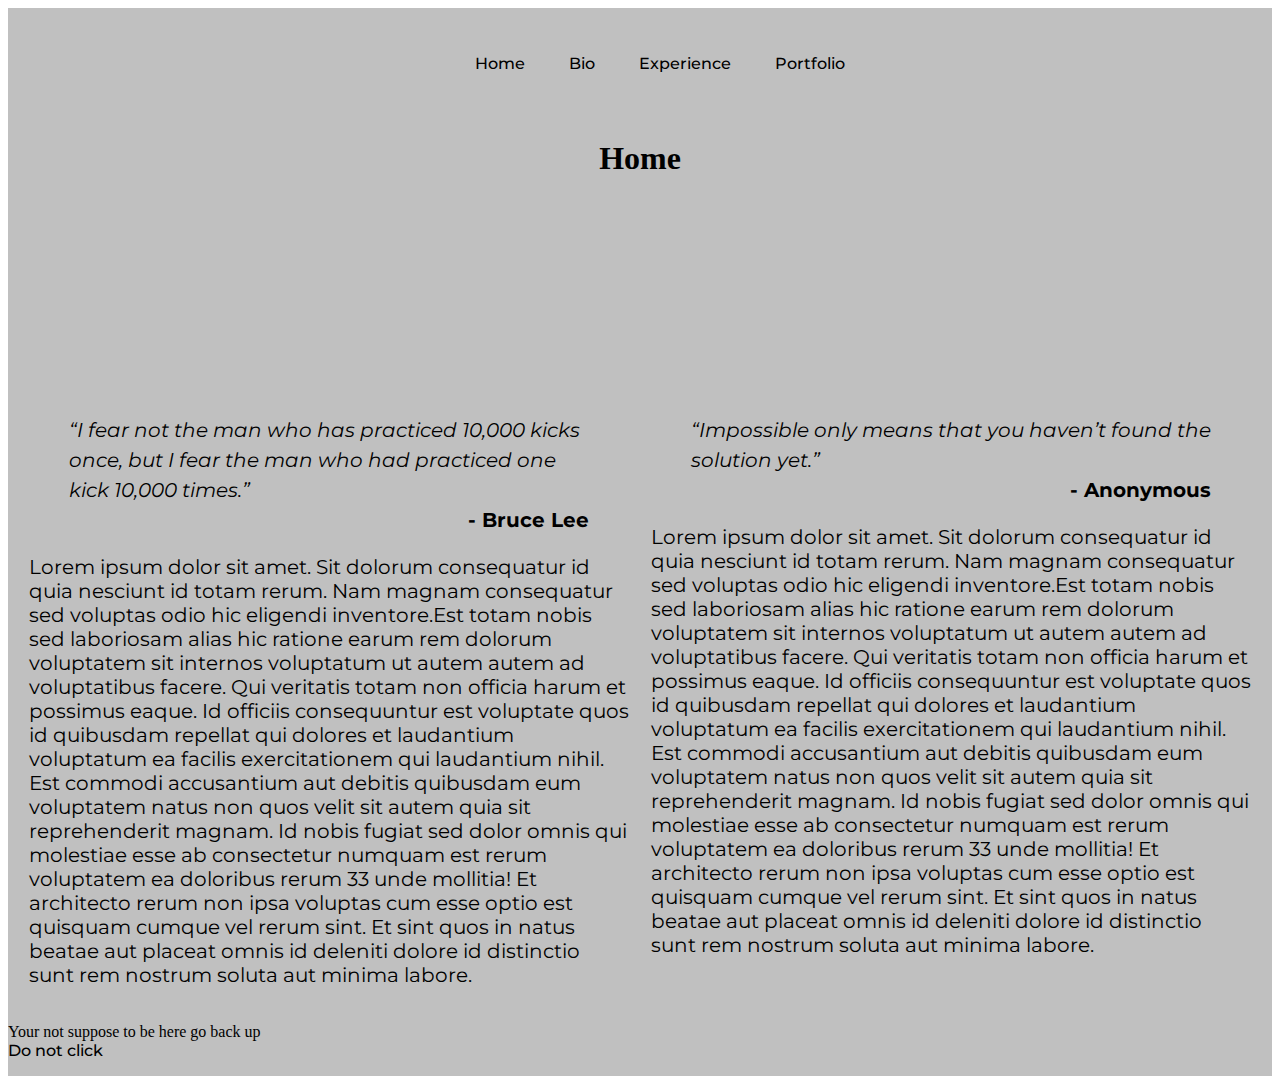
<file: index.html>
<!DOCTYPE html>
<html lang="en">
<head>
    <meta charset="UTF-8">
    <meta http-equiv="X-UA-Compatible" content="IE=edge">
    <meta name="viewport" content="width=device-width, initial-scale=1.0">
    <link rel="stylesheet" href="index.css">
    <title>My Profile</title>
</head>
<body>
    
    <div class="parallax">
        <header>
            <nav>
                <ul class="nav__links">
                    <li>
                        <a href="index.html">Home</a>
                    </li>
                    <li>
                        <a href="Bio.html">Bio</a>
                    </li>
                    <li>
                        <a href="Experience.html">Experience</a>
                    </li>
                    <li>
                        <a href="Portfolio.html">Portfolio</a>
                    </li>
                </ul>
            </nav>
        </header>

        <div class="title">
            <h1>Home</h1>
        </div>
        
       <div class="grid">
           <div>
               <blockquote class="blockquote--bordered">
                   <p class="blockquote__text">
                   “I fear not the man who has practiced 10,000 kicks once, but I fear the man who had practiced one kick 10,000 times.”
                   </p>
       
                   <p class="blockquote__text blockquote--credit">- Bruce Lee</p>
               </blockquote>

               <p class="example">
                Lorem ipsum dolor sit amet. Sit dolorum consequatur id quia nesciunt id totam rerum. Nam magnam consequatur sed voluptas odio hic eligendi inventore.Est totam nobis sed laboriosam alias hic ratione earum rem dolorum voluptatem sit internos voluptatum ut autem autem ad voluptatibus facere. Qui veritatis totam non officia harum et possimus eaque. Id officiis consequuntur est voluptate quos id quibusdam repellat qui  dolores et laudantium voluptatum ea facilis exercitationem qui laudantium nihil. 
                </br> Est commodi accusantium aut debitis quibusdam eum voluptatem natus non quos velit sit autem quia sit reprehenderit magnam. Id nobis fugiat sed dolor omnis qui molestiae esse ab consectetur numquam est rerum voluptatem ea doloribus rerum 33 unde mollitia! Et architecto rerum non ipsa voluptas cum esse optio est quisquam cumque vel rerum sint. Et sint quos in natus beatae aut placeat omnis id deleniti dolore id distinctio sunt rem nostrum soluta aut minima labore.</p>
           </div>
           
           <div>
               <blockquote class="blockquote--bordered">
                   <p class="blockquote__text">
                   “Impossible only means that you haven’t found the solution yet.” 
                   </p>
       
                   <p class="blockquote__text blockquote--credit">- Anonymous</p>
               </blockquote>
               <p class="example">
                Lorem ipsum dolor sit amet. Sit dolorum consequatur id quia nesciunt id totam rerum. Nam magnam consequatur sed voluptas odio hic eligendi inventore.Est totam nobis sed laboriosam alias hic ratione earum rem dolorum voluptatem sit internos 
                voluptatum ut autem autem ad voluptatibus facere. Qui veritatis totam non officia harum et possimus eaque. Id officiis consequuntur est voluptate quos id quibusdam repellat qui  dolores et laudantium voluptatum ea facilis exercitationem qui laudantium nihil. </br> 
                Est commodi accusantium aut debitis quibusdam eum voluptatem natus non quos velit sit autem quia sit reprehenderit magnam. Id nobis fugiat sed dolor omnis qui molestiae esse ab consectetur numquam est rerum voluptatem ea doloribus rerum 33 unde mollitia! Et architecto rerum non ipsa voluptas cum esse optio est quisquam cumque vel rerum sint. Et sint quos in natus beatae aut placeat omnis id deleniti dolore id distinctio sunt rem nostrum soluta aut minima labore.</p>
           </div>

       </div>

        <footer>
            <p>Your not suppose to be here go back up<br>
            <a href="https://www.google.com/?gws_rd=ssl">Do not click</a></p>
        </footer>
    

    </div>

</body>
</html>
</file>
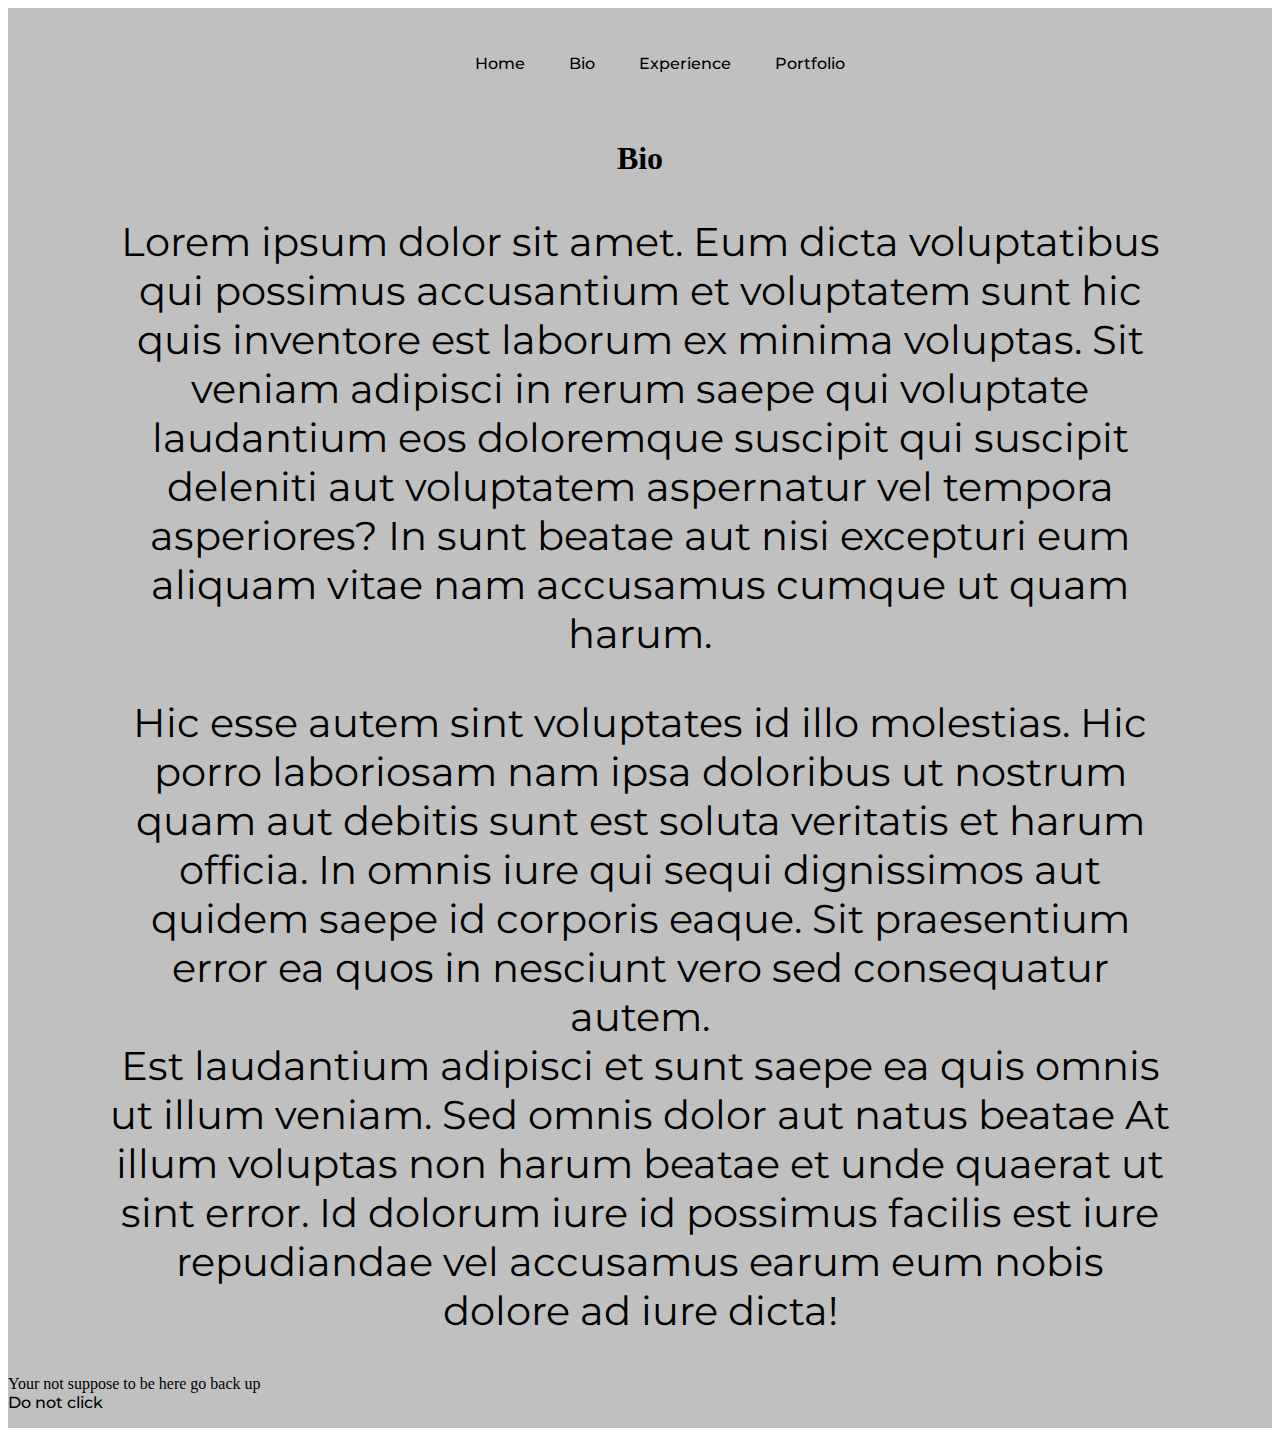
<file: Bio.html>
<!DOCTYPE html>
<html lang="en">
<head>
    <meta charset="UTF-8">
    <meta http-equiv="X-UA-Compatible" content="IE=edge">
    <meta name="viewport" content="width=device-width, initial-scale=1.0">
    <link rel="stylesheet" href="index.css">
    <title>My Profile</title>
</head>
<body>
    <div class="parallax">
        <header>

            <nav>
                <ul class="nav__links">
                    <li>
                        <a href="index.html">Home</a>
                    </li>
                    <li>
                        <a href="Bio.html">Bio</a>
                    </li>
                    <li>
                         <a href="Experience.html">Experience</a>
                    </li>
                    <li>
                        <a href="Portfolio.html">Portfolio</a>
                    </li>
                </ul>
            </nav>
        </header>
        <div class="title">
            <h1>Bio</h1>
        </div>

        <div class="bio">
            <p>
                Lorem ipsum dolor sit amet. Eum dicta voluptatibus qui possimus accusantium et voluptatem sunt hic quis inventore est  laborum ex minima voluptas. Sit veniam adipisci in rerum saepe qui voluptate laudantium eos doloremque suscipit qui suscipit deleniti aut voluptatem aspernatur vel tempora asperiores? In sunt beatae aut nisi excepturi eum aliquam vitae nam accusamus cumque ut quam harum.</p> Hic esse autem  sint voluptates id illo molestias. Hic porro laboriosam nam ipsa doloribus ut nostrum quam aut debitis sunt est soluta veritatis et harum officia. In omnis iure qui sequi dignissimos aut quidem saepe id corporis eaque. Sit praesentium error ea  quos in nesciunt vero sed consequatur autem. </br>Est laudantium adipisci et sunt saepe ea quis omnis ut illum veniam. Sed omnis dolor aut natus beatae At illum voluptas non harum beatae et unde quaerat ut sint error. Id dolorum iure id possimus facilis est iure repudiandae vel accusamus earum eum nobis dolore ad iure dicta!
            </p>
        </div>

        <footer>
            <p>Your not suppose to be here go back up<br>
            <a href="https://www.google.com/?gws_rd=ssl">Do not click</a></p>
        </footer>
    
    </div>
    
</body>
</html>
</file>
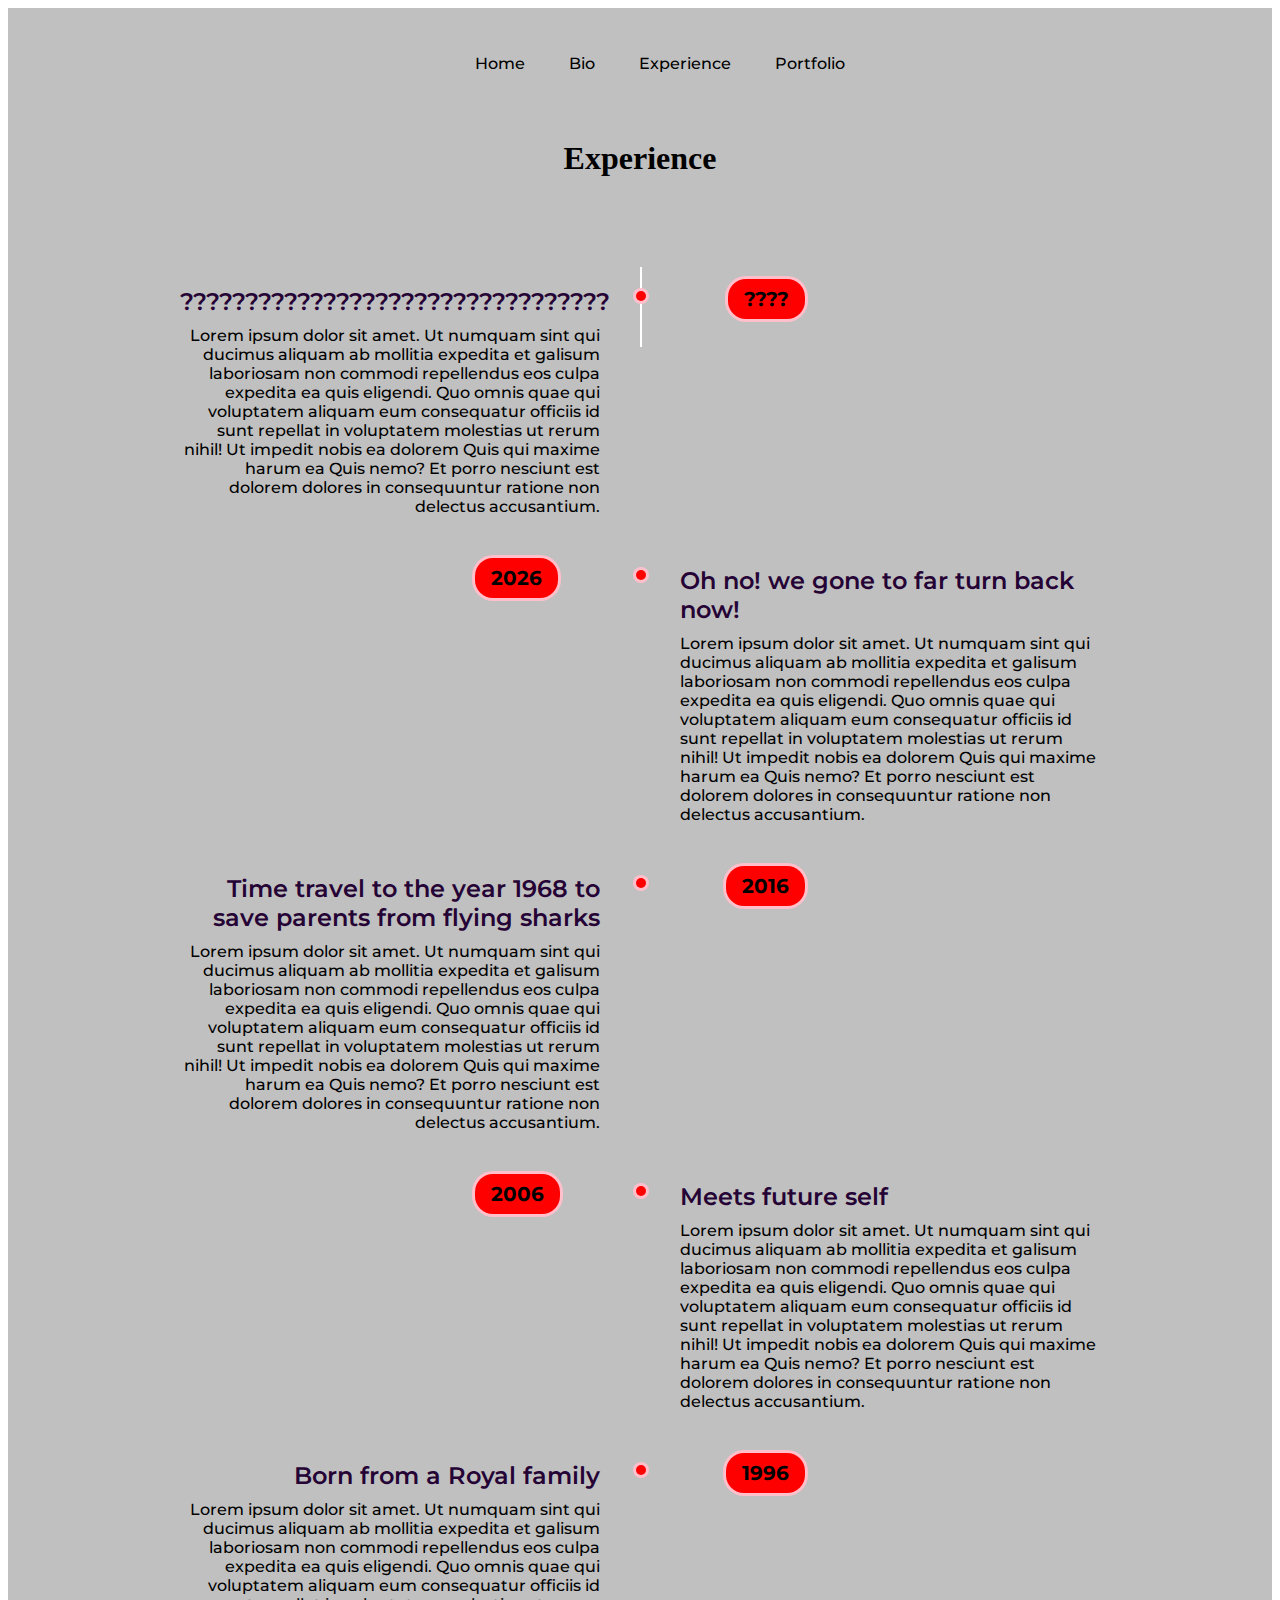
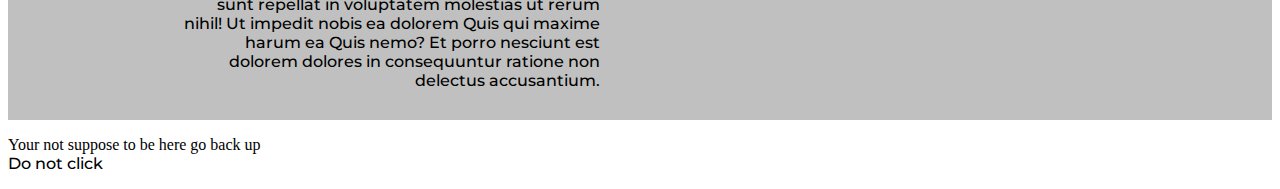
<file: Experience.html>
<!DOCTYPE html>
<html lang="en">
<head>
    <meta charset="UTF-8">
    <meta http-equiv="X-UA-Compatible" content="IE=edge">
    <meta name="viewport" content="width=device-width, initial-scale=1.0">
    <link rel="stylesheet" href="index.css">
    <title>My Profile</title>
</head>
<body>
    
    
    <div class="parallax">
        <header>
            <nav>
                <ul class="nav__links">
                    <li>
                        <a href="index.html">Home</a>
                    </li>
                    <li>
                        <a href="Bio.html">Bio</a>
                    </li>
                    <li>
                        <a href="Experience.html">Experience</a>
                    </li>
                    <li>
                        <a href="Portfolio.html">Portfolio</a>
                    </li>
                </ul>
            </nav>
        </header>

        <div class="title">
            <h1>Experience</h1>
        </div>

        <div class="timeline">
            <ul>
                <li>
                    <div class="content">
                        <h2>?????????????????????????????????</h2>
                        <p>Lorem ipsum dolor sit amet. Ut numquam sint qui ducimus aliquam ab mollitia expedita et galisum laboriosam non commodi repellendus eos culpa expedita ea quis eligendi. Quo omnis quae qui voluptatem aliquam eum consequatur officiis id sunt repellat in voluptatem molestias ut rerum nihil! Ut impedit nobis ea dolorem Quis qui maxime harum ea Quis nemo? Et porro nesciunt est dolorem dolores in consequuntur ratione non delectus accusantium.</p>
                    </div>
                    <div class="time">
                        <h3>????</h3>
                    </div>
                </li>
                <li>
                    <div class="content">
                        <h2>Oh no! we gone to far turn back now!</h2>
                        <p>Lorem ipsum dolor sit amet. Ut numquam sint qui ducimus aliquam ab mollitia expedita et galisum laboriosam non commodi repellendus eos culpa expedita ea quis eligendi. Quo omnis quae qui voluptatem aliquam eum consequatur officiis id sunt repellat in voluptatem molestias ut rerum nihil! Ut impedit nobis ea dolorem Quis qui maxime harum ea Quis nemo? Et porro nesciunt est dolorem dolores in consequuntur ratione non delectus accusantium.</p>
                    </div>
                    <div class="time">
                        <h3>2026</h3>
                    </div>
                </li>
                <li>
                    <div class="content">
                        <h2>Time travel to the year 1968 to save parents from flying sharks</h2>
                        <p>Lorem ipsum dolor sit amet. Ut numquam sint qui ducimus aliquam ab mollitia expedita et galisum laboriosam non commodi repellendus eos culpa expedita ea quis eligendi. Quo omnis quae qui voluptatem aliquam eum consequatur officiis id sunt repellat in voluptatem molestias ut rerum nihil! Ut impedit nobis ea dolorem Quis qui maxime harum ea Quis nemo? Et porro nesciunt est dolorem dolores in consequuntur ratione non delectus accusantium.</p>
                    </div>
                    <div class="time">
                        <h3>2016</h3>
                    </div>
                </li>
                <li>
                    <div class="content">
                        <h2>Meets future self</h2>
                        <p>Lorem ipsum dolor sit amet. Ut numquam sint qui ducimus aliquam ab mollitia expedita et galisum laboriosam non commodi repellendus eos culpa expedita ea quis eligendi. Quo omnis quae qui voluptatem aliquam eum consequatur officiis id sunt repellat in voluptatem molestias ut rerum nihil! Ut impedit nobis ea dolorem Quis qui maxime harum ea Quis nemo? Et porro nesciunt est dolorem dolores in consequuntur ratione non delectus accusantium.</p>
                    </div>
                    <div class="time">
                        <h3>2006</h3>
                    </div>
                </li>
                <li>
                    <div class="content">
                        <h2>Born from a Royal family</h2>
                        <p>Lorem ipsum dolor sit amet. Ut numquam sint qui ducimus aliquam ab mollitia expedita et galisum laboriosam non commodi repellendus eos culpa expedita ea quis eligendi. Quo omnis quae qui voluptatem aliquam eum consequatur officiis id sunt repellat in voluptatem molestias ut rerum nihil! Ut impedit nobis ea dolorem Quis qui maxime harum ea Quis nemo? Et porro nesciunt est dolorem dolores in consequuntur ratione non delectus accusantium.</p>
                    </div>
                    <div class="time">
                        <h3>1996</h3>
                    </div>
                </li>
            </ul>
        </div>

    </div>

    <footer>
        <p>Your not suppose to be here go back up<br>
        <a href="https://www.google.com/?gws_rd=ssl">Do not click</a></p>
    </footer>
    
</body>
</html>
</file>
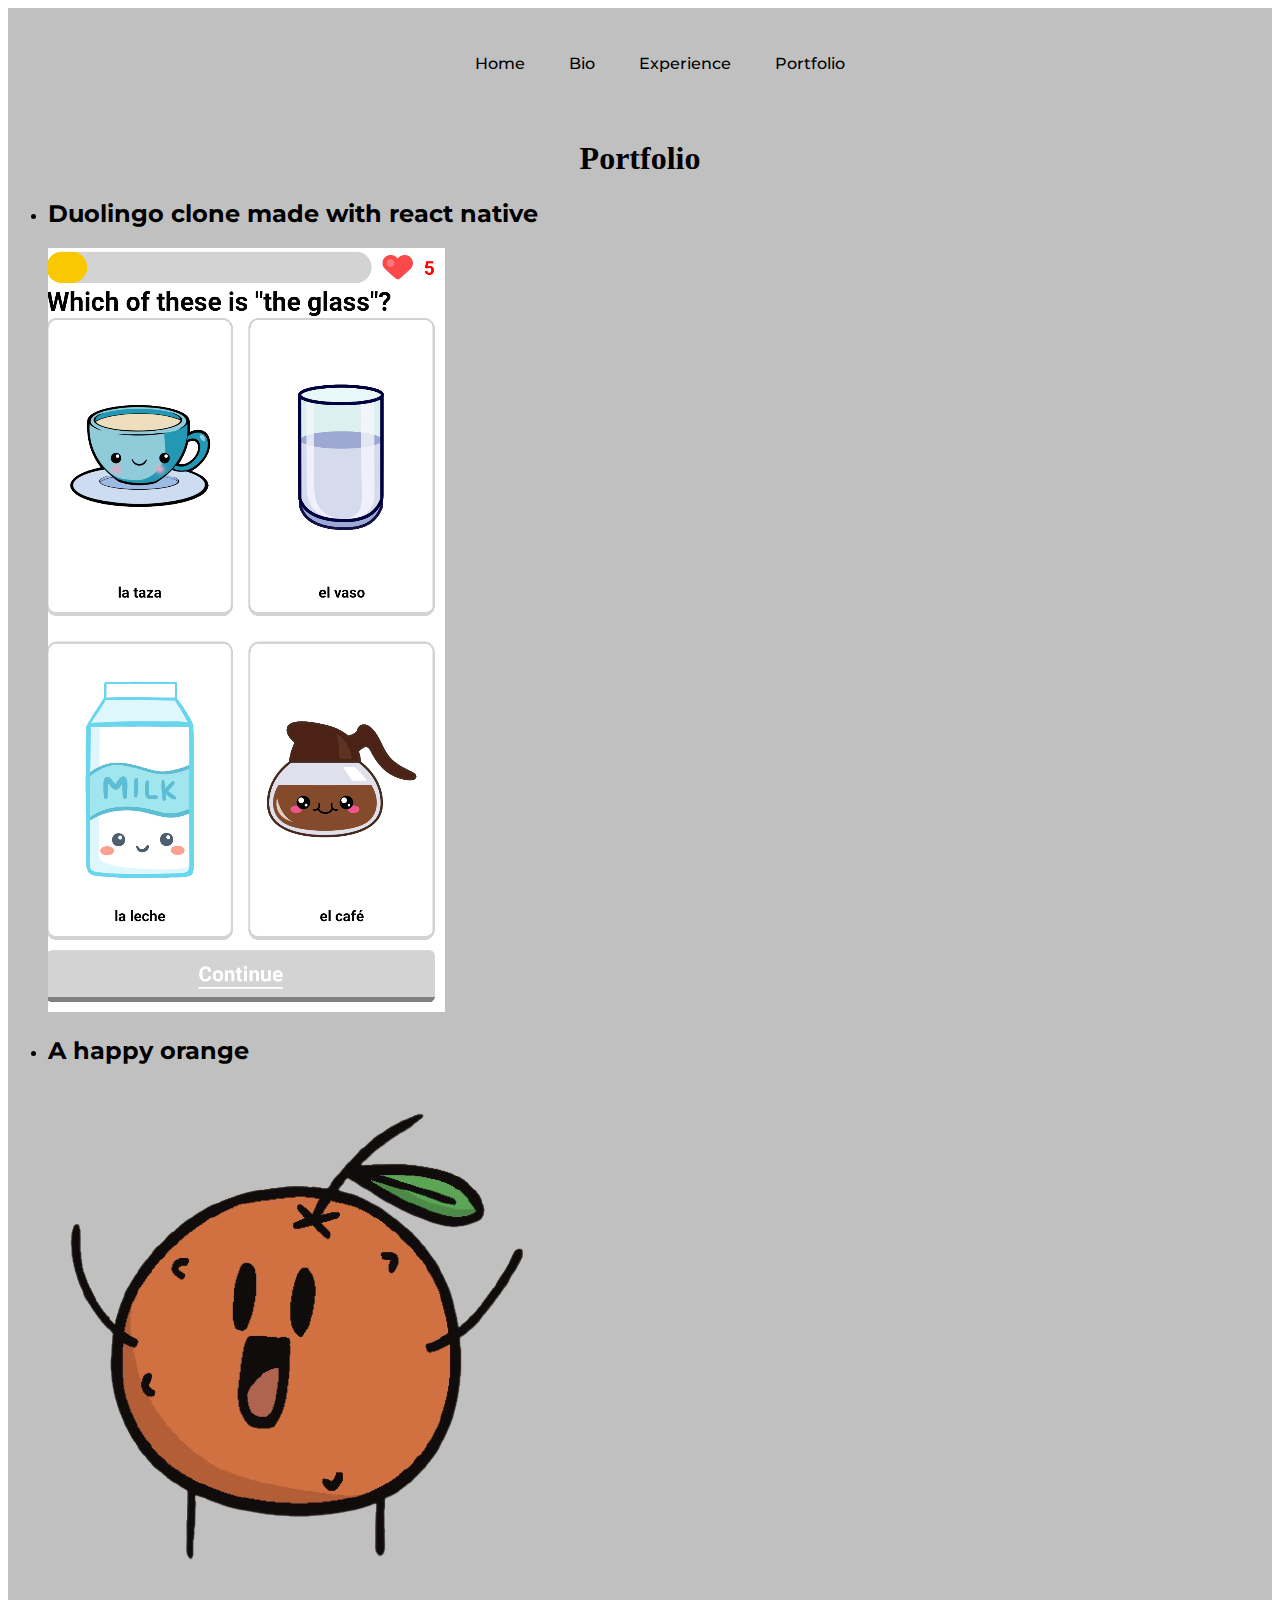
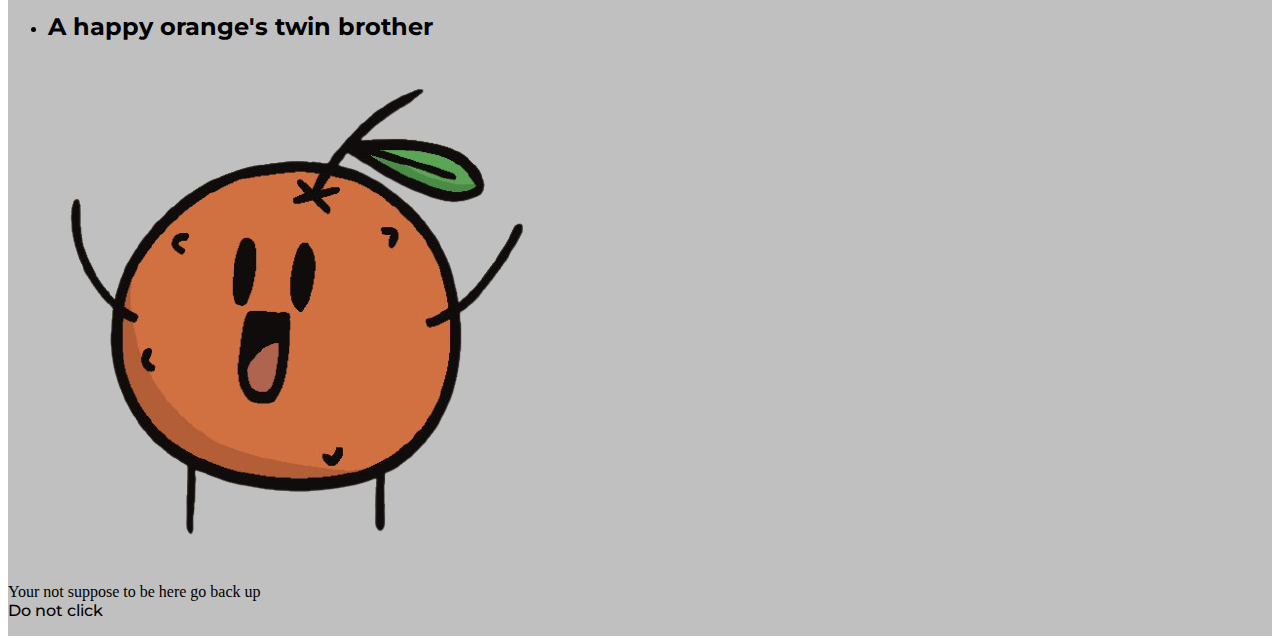
<file: Portfolio.html>
<!DOCTYPE html>
<html lang="en">
<head>
    <meta charset="UTF-8">
    <meta http-equiv="X-UA-Compatible" content="IE=edge">
    <meta name="viewport" content="width=device-width, initial-scale=1.0">
    <link rel="stylesheet" href="index.css">
    <title>My Profile</title>
</head>
<body>
    
    
    <div class="parallax">
        <header>
            <nav>
                <ul class="nav__links">
                    <li>
                        <a href="index.html">Home</a>
                    </li>
                    <li>
                        <a href="Bio.html">Bio</a>
                    </li>
                    <li>
                        <a href="Experience.html">Experience</a>
                    </li>
                    <li>
                        <a href="Portfolio.html">Portfolio</a>
                    </li>
                </ul>
            </nav>
        </header>
        
        <div class="title">
            <h1>Portfolio</h1>
        </div>

        <div class="portfolio">
            <ul>
                <li>
                    <h2>Duolingo clone made with react native</h2>
                    <img src="/Images/Capture.PNG" alt="project">
                </li>
                <li>
                    <h2>A happy orange </h2>
                    <img src="/Images/Joy.png" alt="project">
                </li>
                <li>
                    <h2>A happy orange's twin brother</h2>
                    <img src="/Images/Joy.png" alt="project">
                </li>
            </ul>
        </div>

        <footer>
            <p>Your not suppose to be here go back up<br>
            <a href="https://www.google.com/?gws_rd=ssl">Do not click</a></p>
        </footer>

    </div>
    
</body>
</html>
</file>
<file: index.css>
@import url('https://fonts.googleapis.com/css2?family=Montserrat:wght@500&display=swap');

.parallax {
    background-image: url('https://i.pinimg.com/originals/ff/ca/24/ffca24e79820ecf08752c0ab6d02d8a6.gif');
    background-color: rgb(192, 192, 192);
    overflow-y: auto;
    overflow-x: hidden;
    perspective: 10px;
    background-size: cover;
}

li, a {
    font-family: "Montserrat", sans-serif;
    font-weight: 500;
    font-size:16px;
    color: #000000;
    text-decoration: none;
}

header nav {
    display: flex;
    justify-content: space-evenly;
    align-items: center;
    padding: 30px 10%;
}

.nav__links {
    list-style: none;
}

.nav__links li {
    display: inline-block;
    padding: 0px 20px;
}

.nav__link li a {
    transition: all 0.3s ease 0s;
}

.nav__link li a:hover {
    color:rgb(240, 171, 81);
}

.title {
    text-align: center;
}


.blockquote--bordered {
    border-left-width: 10px;
    padding-top: 200px;
}

.blockquote__text{
    font-family: "Montserrat";
    font-style: italic;
    font-size: 20px;
    line-height: 1.5;
    margin: 0;
}

.blockquote--credit {
    font-weight: bold;
    font-style: normal;
    text-align: right;
}

.example{
    font-family: "Montserrat";
    font-size: 20px;
}

.grid {
    display: grid;
    justify-content: space-evenly;
    grid-template-columns: 600px 600px;
}

.bio {
    font-family: "Montserrat";
    margin-left: 100px;
    margin-right: 100px;
    font-size:40px;
    text-align: center;
}

.joy {
    align-items: center;
}

.timeline {
    font-family: "Montserrat", sans-serif;
    position: relative;
    margin:50px auto;
    padding: 40px 0;
    width: 1000px;
    box-sizing: border-box;
}

.timeline:before {
    content: " ";
    position: absolute;
    left: 50%;
    width: 2px;
    height: 100%;
    background: #fff;
}

.timeline ul {
    margin: 0;
    padding:0;
}

.timeline ul li {
    list-style: none;
    position: relative;
    width: 50%;
    padding: 20px 40px;
    box-sizing: border-box;
}

.timeline ul li:nth-child(even){
    float: right;
    text-align: left;
    clear: both;
}
.timeline ul li:nth-child(odd){
    float: left;
    text-align: right;
    clear: both;
}

.content {
    padding-bottom: 10px;
}

.timeline ul li:nth-child(odd)::before {
    content: "";
    position: absolute;
    top: 24px;
    right: -6px;
    width: 10px;
    height:10px;
    background: red;
    border-radius: 50%;
    box-shadow: 0 0 0 3px pink;
}

.timeline ul li:nth-child(even)::before {
    content: "";
    position: absolute;
    top: 24px;
    left: -4px;
    width: 10px;
    height:10px;
    background: red;
    border-radius: 50%;
    box-shadow: 0 0 0 3px pink;
}

.timeline ul li h2 {
    margin: 0;
    padding:0;
    font-weight: 600;
    color: rgb(37, 3, 53);
}

.timeline ul li p {
    margin: 10px 0 0;
    padding:0;
}

.timeline ul li h3 {
    margin: 0;
    padding: 0;
    font-size: 20px;
}

.timeline ul li:nth-child(odd) .time {
    position:absolute;
    top: 12px;
    right: -165px;
    margin: 0;
    padding:8px 16px;
    background: red;
    color: #000000;
    border-radius: 18px;
    box-shadow: 0 0 0 3px pink;
}
.timeline ul li:nth-child(even) .time {
    position:absolute;
    top: 12px;
    left: -165px;
    margin: 0;
    padding:8px 16px;
    background: red;
    color: #000000;
    border-radius: 18px;
    box-shadow: 0 0 0 3px pink;
}

@media (max-width: 500px){
    .parallax {
        background-size: contain;
        display:inline-flexbox
    }

    .grid{
        display: inline-block
    }

    nav ul li a {
        color:orange;
        display: inline-flex;
        
    }

    .bio {
        font-size:20px;
    }

    .timeline ul li:nth-child(even){
        float: left;
        text-align: right;
        clear: both;
    }

}
</file>
